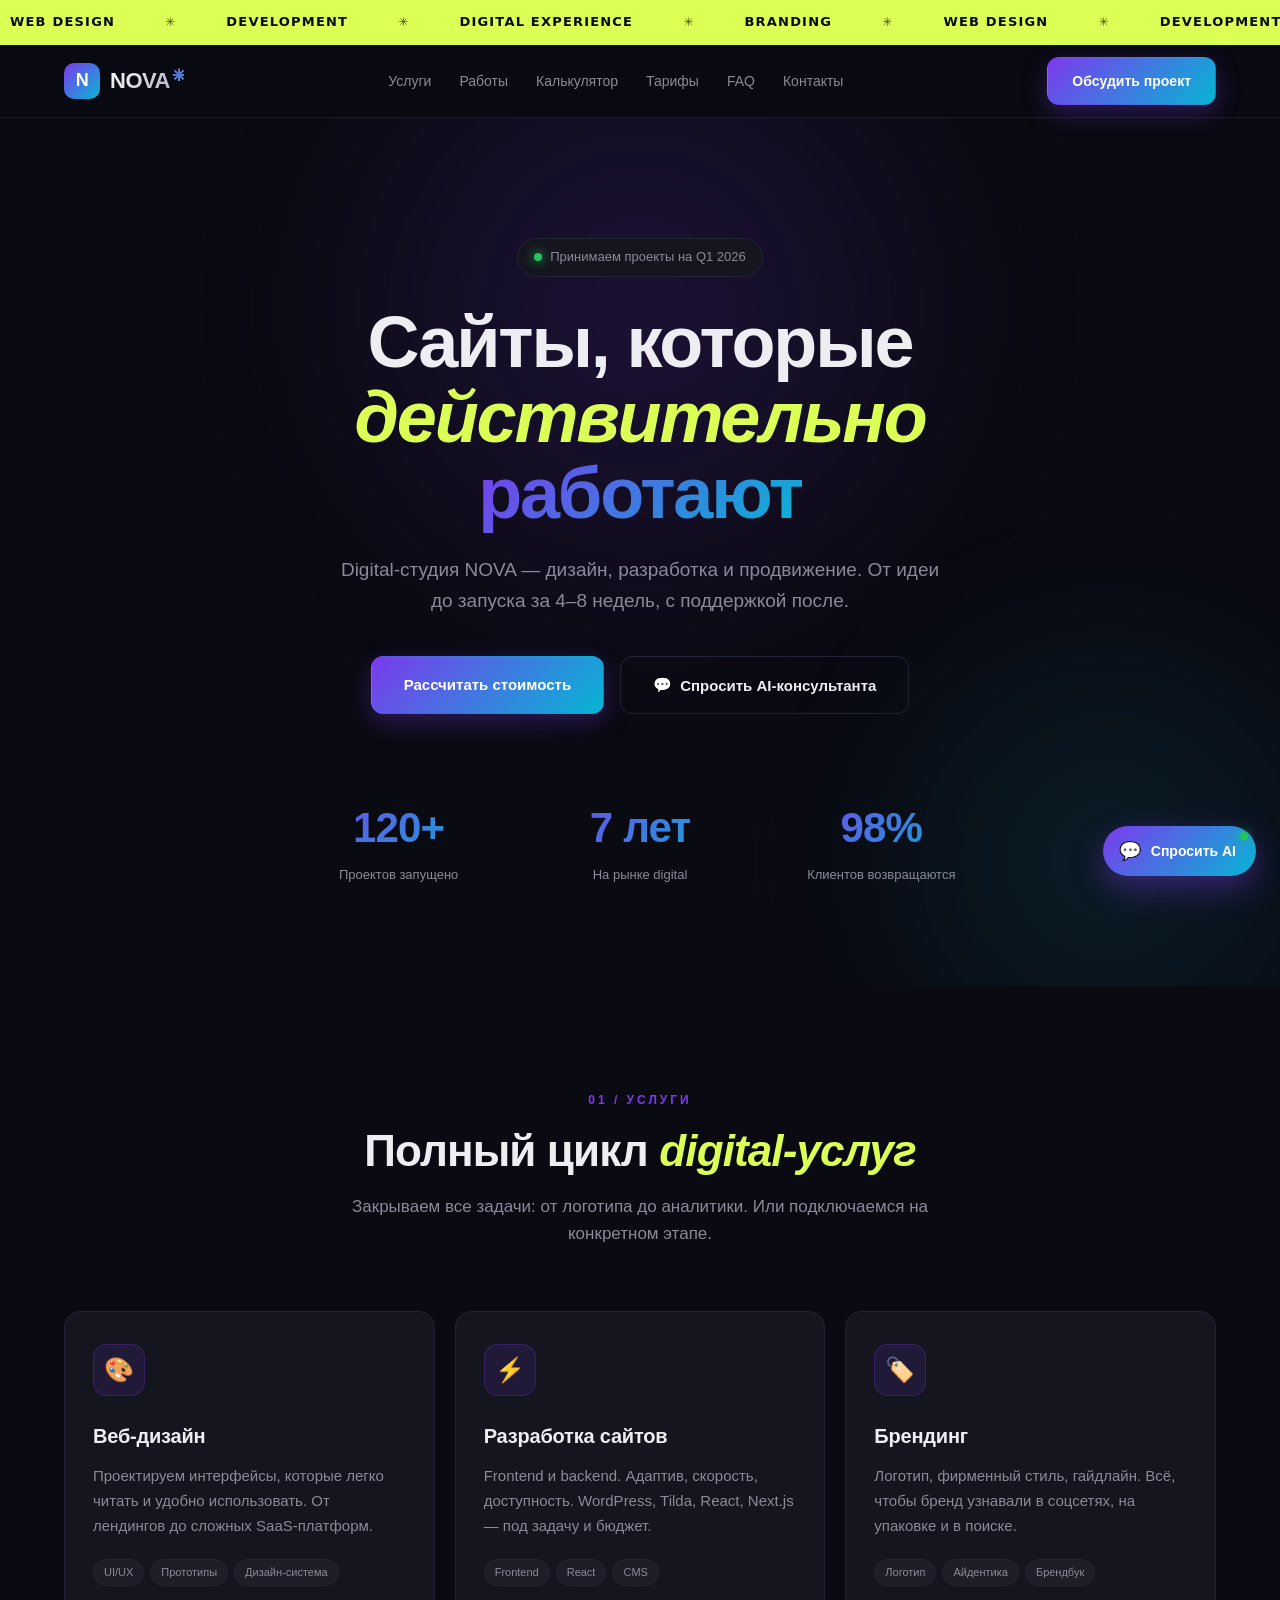
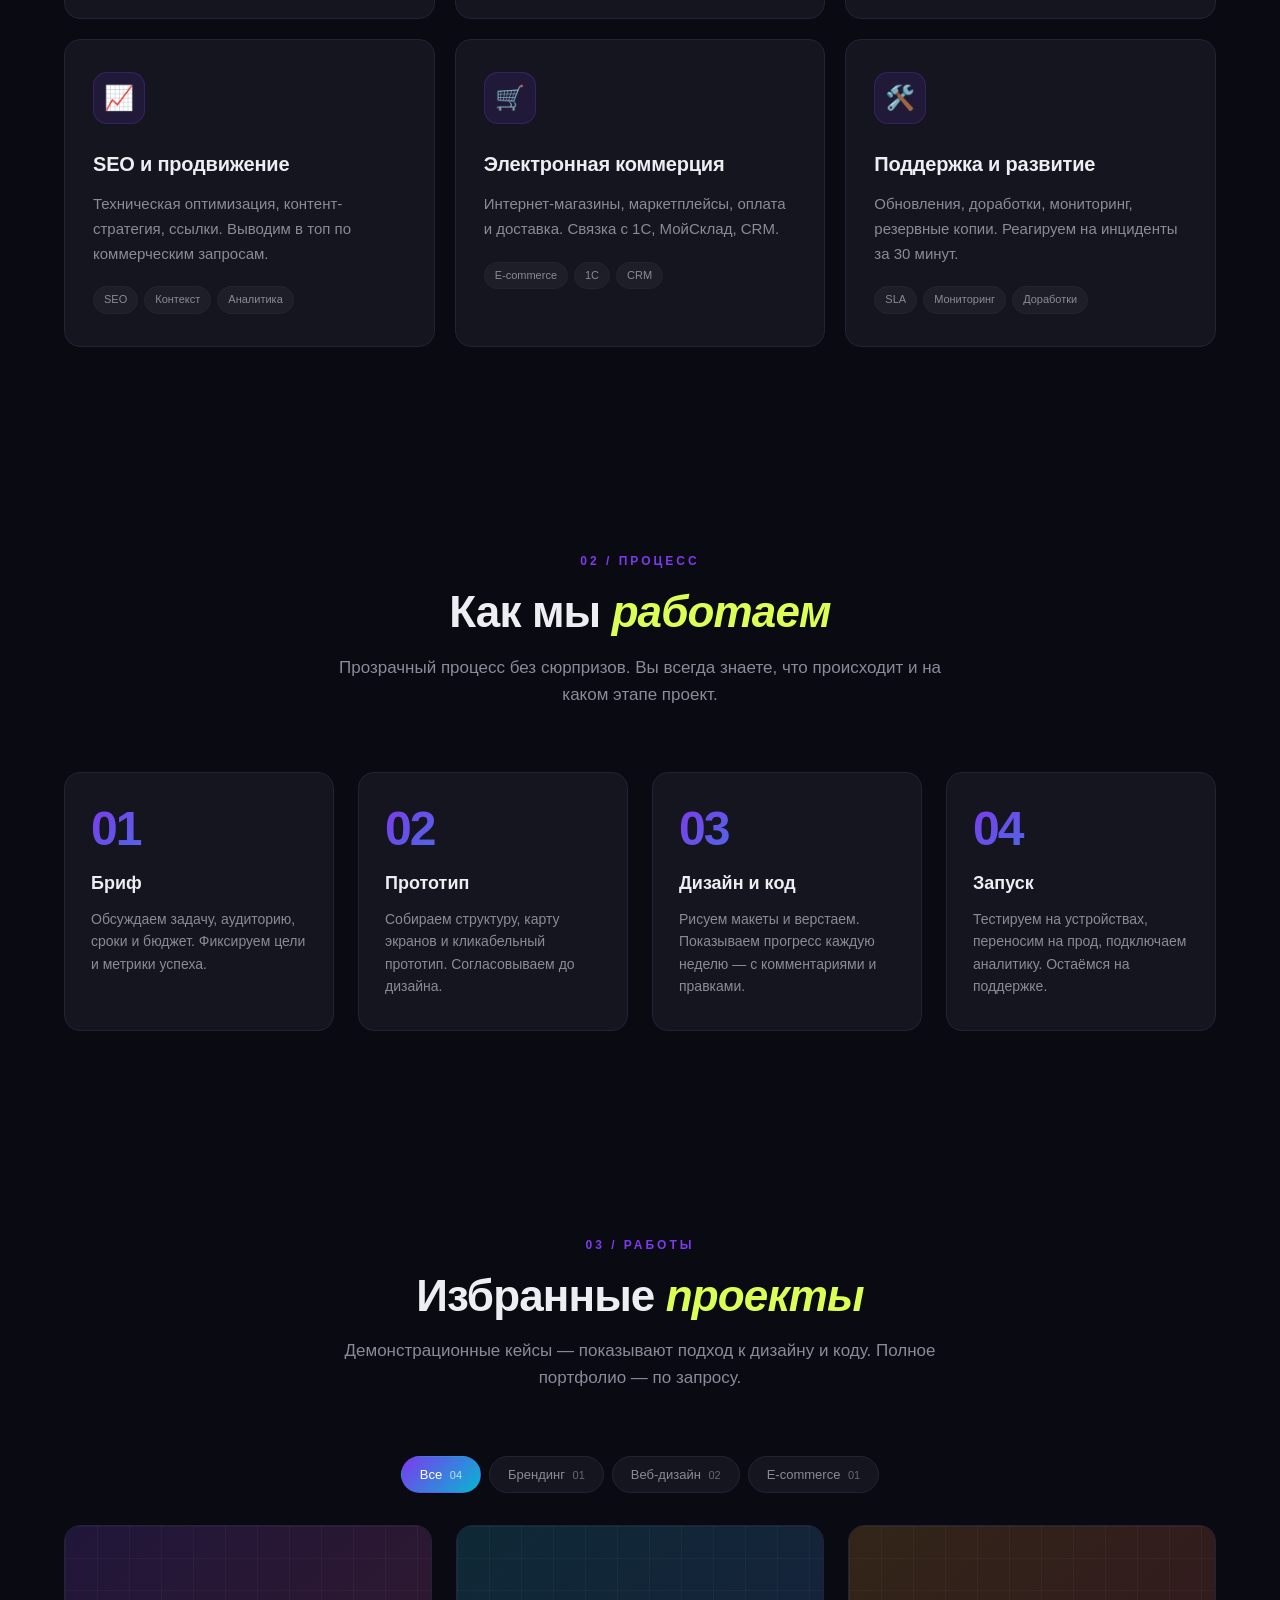
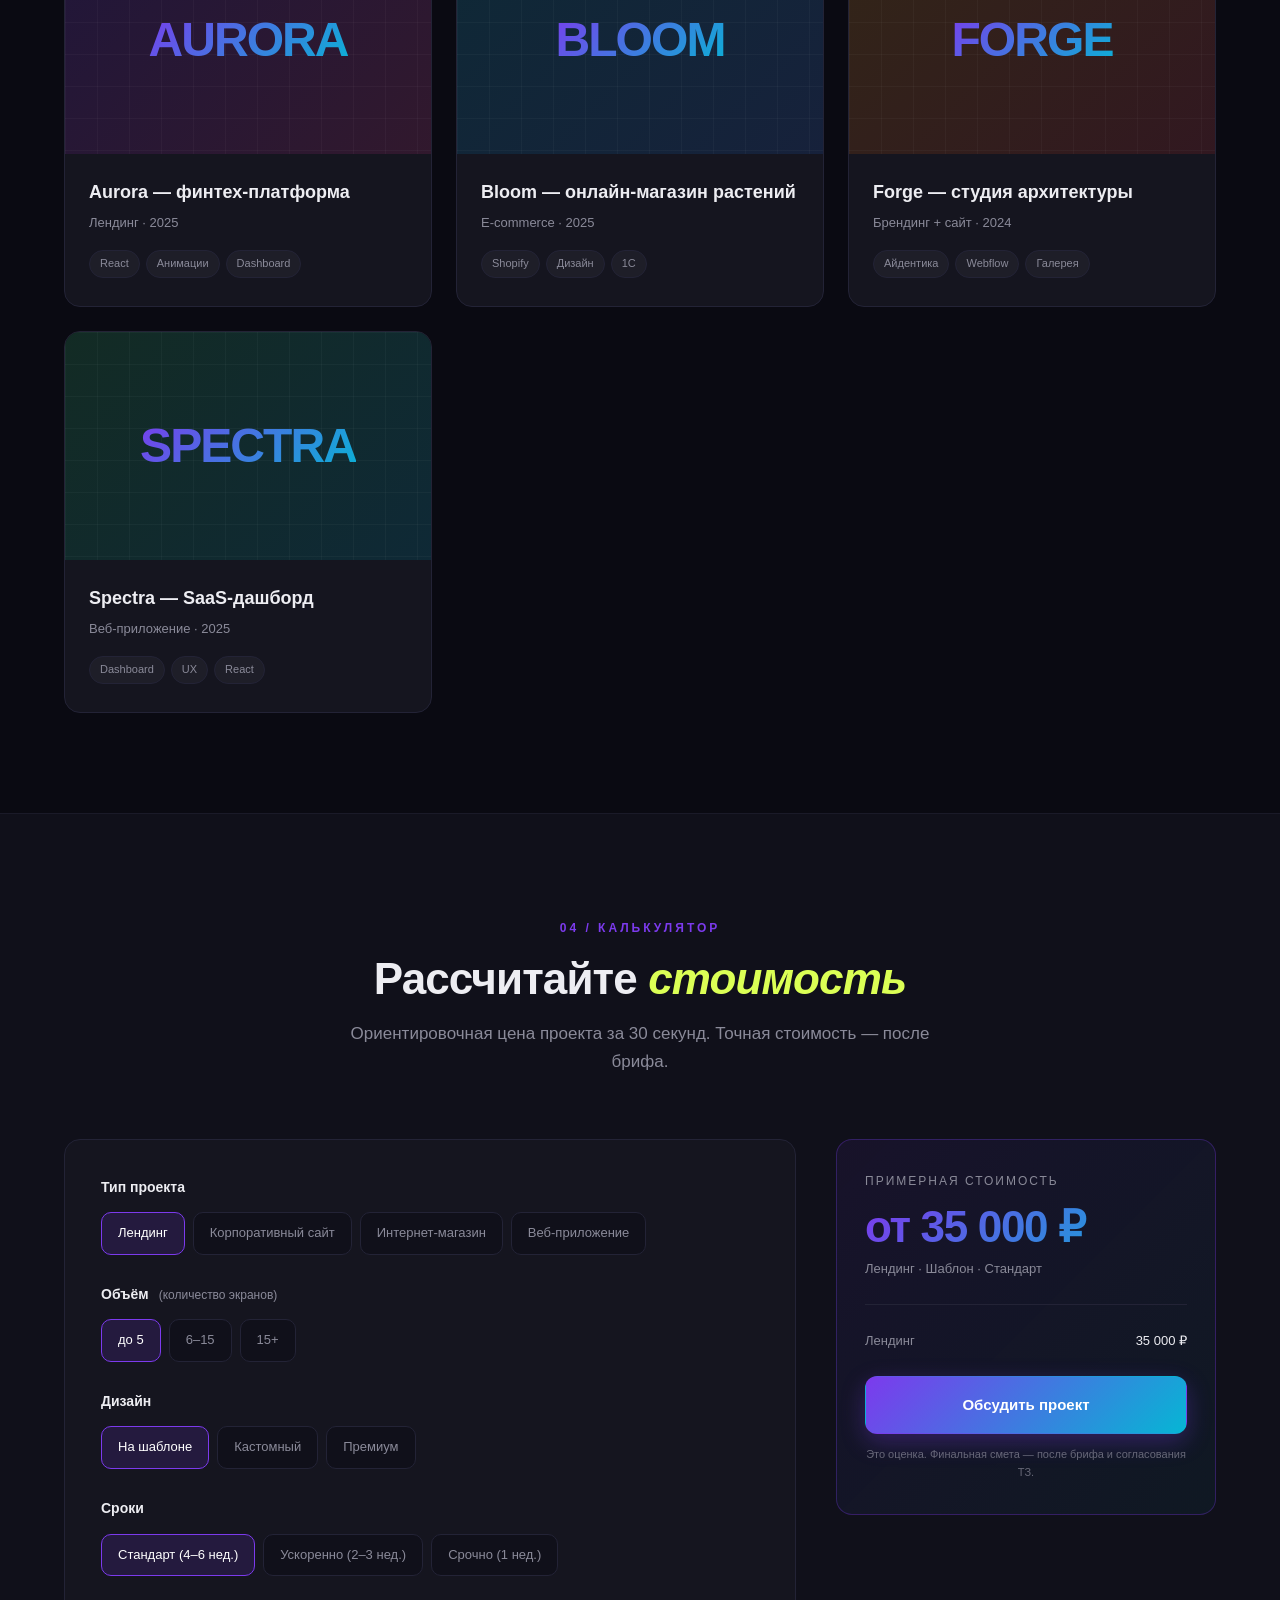
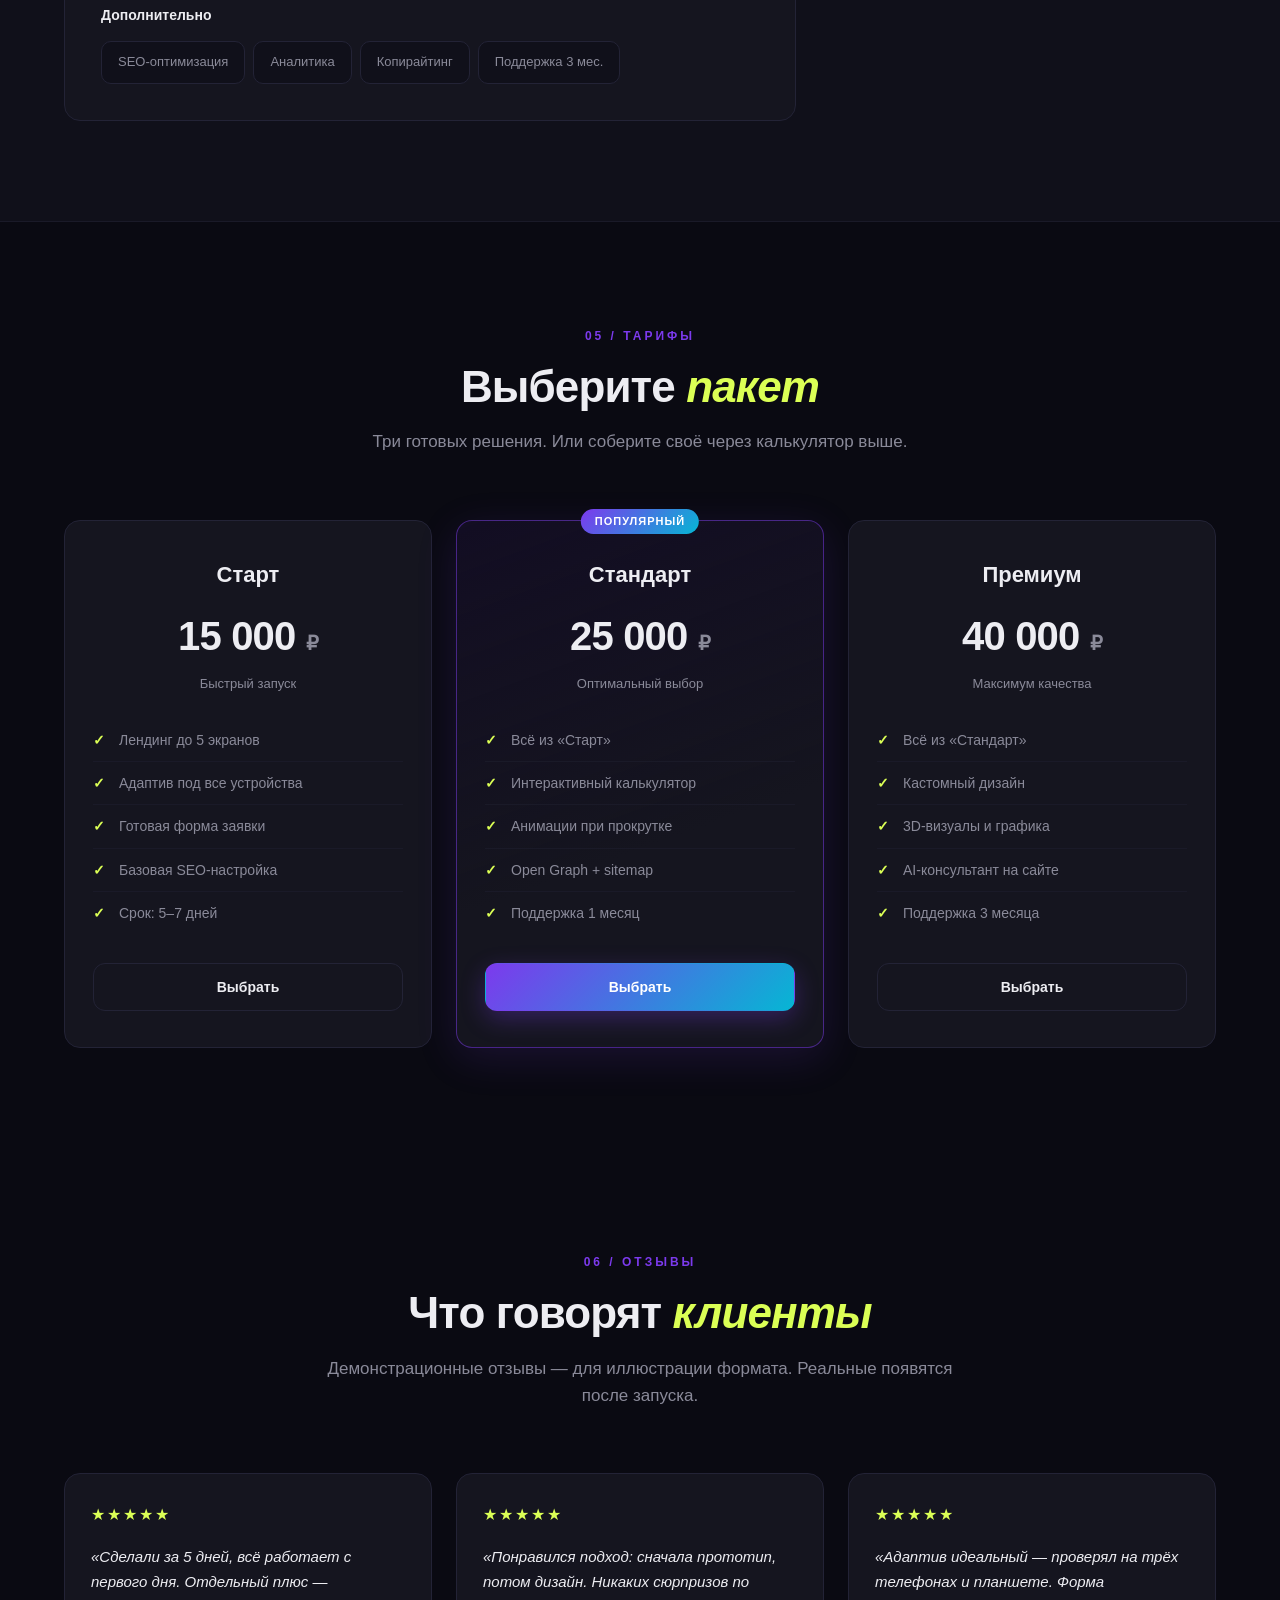
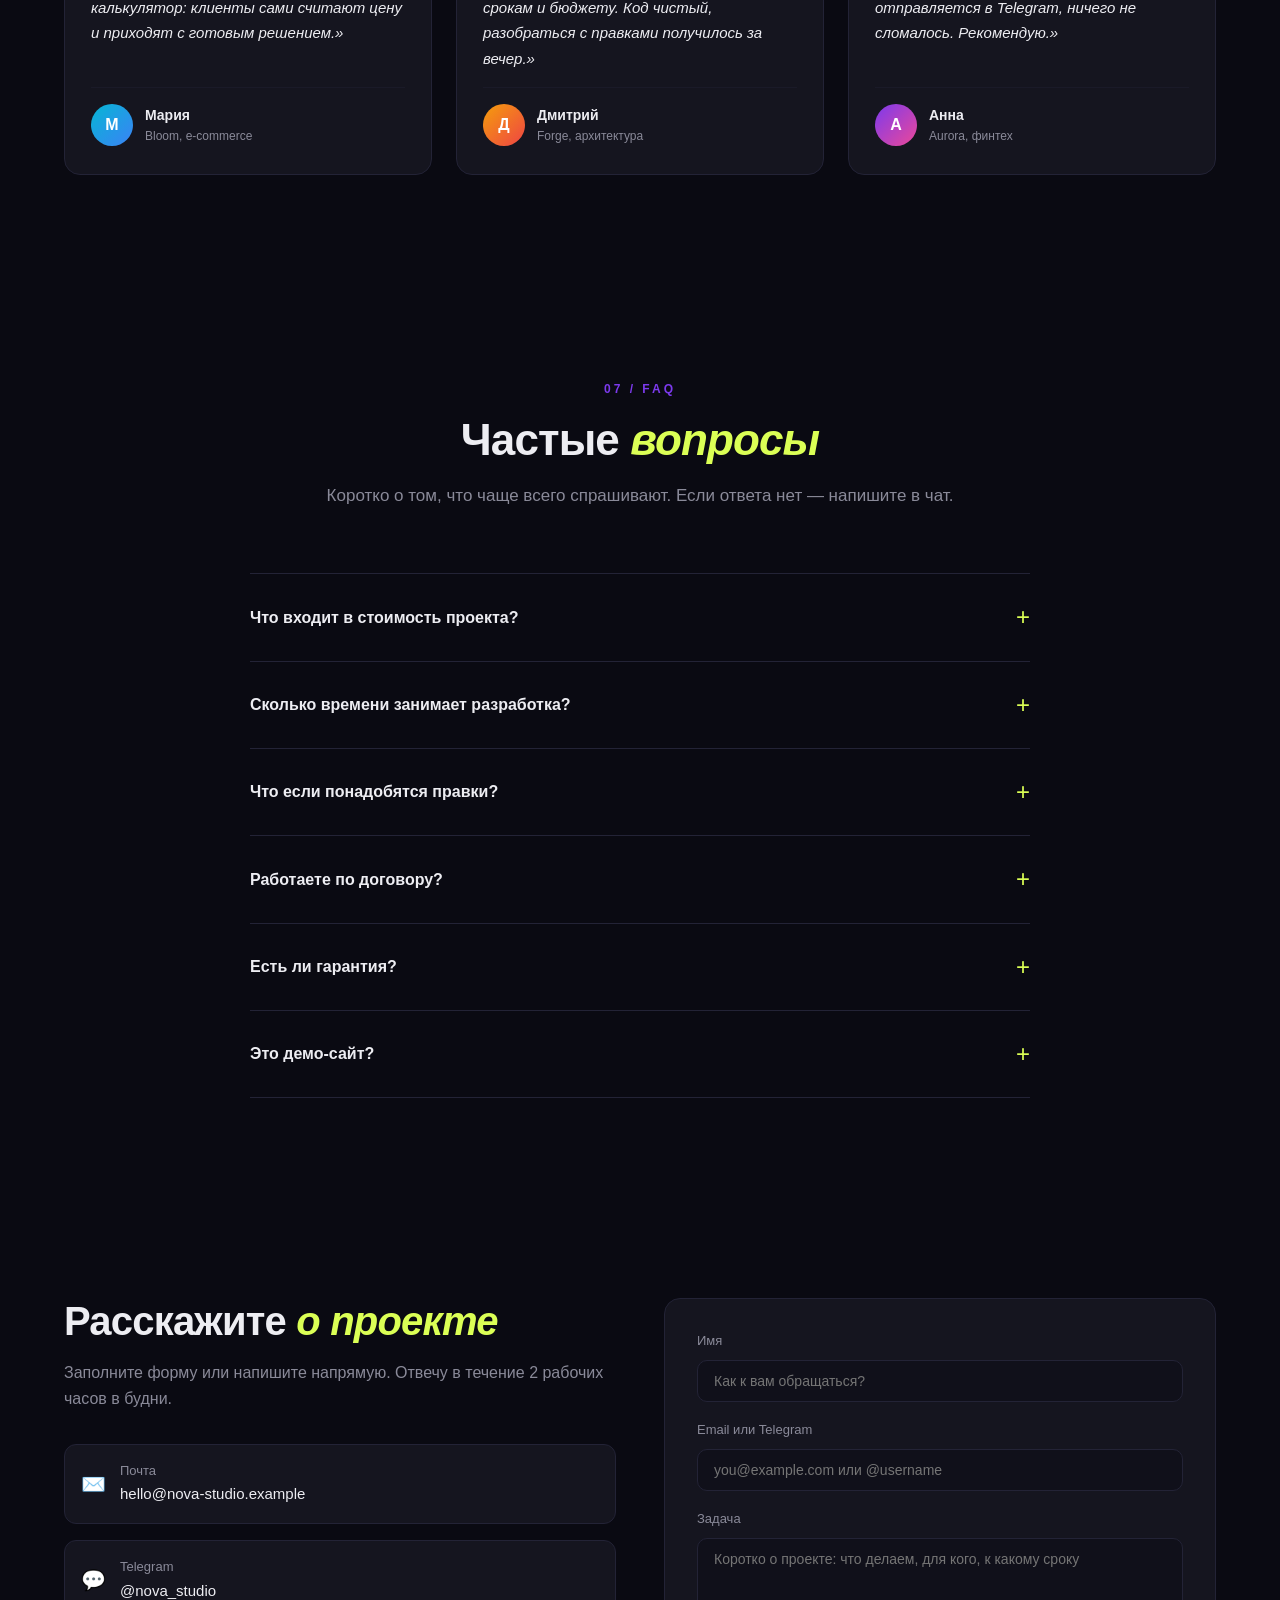
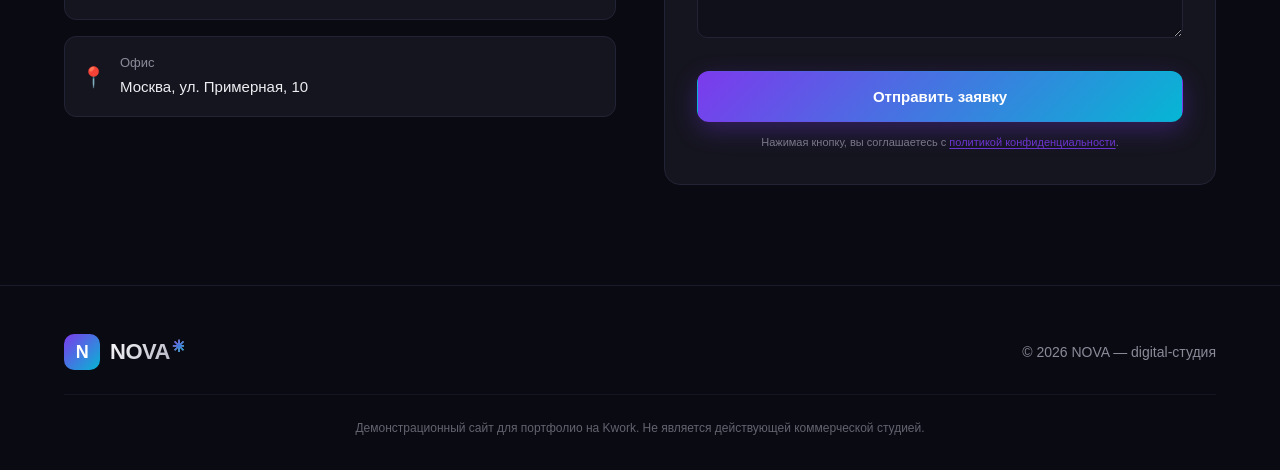
<file: index.html>
<!DOCTYPE html>
<html lang="ru">
<head>
<meta charset="UTF-8">
<meta name="viewport" content="width=device-width, initial-scale=1.0">
<title>NOVA — digital-студия | Сайты, брендинг, разработка</title>
<meta name="description" content="NOVA — digital-студия. Создаём сайты, брендинг и digital-продукты. Адаптивный дизайн, разработка, поддержка. Калькулятор стоимости онлайн.">
<meta name="theme-color" content="#0a0a12">

<!-- Open Graph -->
<meta property="og:type" content="website">
<meta property="og:title" content="NOVA — digital-студия">
<meta property="og:description" content="Создаём сайты, брендинг и digital-продукты. Рассчитайте стоимость за 30 секунд.">
<meta property="og:url" content="https://nova-studio.example/">

<link rel="icon" href="data:image/svg+xml,<svg xmlns='http://www.w3.org/2000/svg' viewBox='0 0 100 100'><rect width='100' height='100' rx='22' fill='%237c3aed'/><text x='50' y='74' font-size='64' text-anchor='middle' fill='white' font-family='system-ui' font-weight='900'>N</text></svg>">
<link rel="stylesheet" href="style.css">
</head>
<body>

<!-- ============ TICKER ============ -->
<div class="ticker" aria-hidden="true">
  <div class="ticker-track">
    <span>WEB DESIGN</span><i>✳</i>
    <span>DEVELOPMENT</span><i>✳</i>
    <span>DIGITAL EXPERIENCE</span><i>✳</i>
    <span>BRANDING</span><i>✳</i>
    <span>WEB DESIGN</span><i>✳</i>
    <span>DEVELOPMENT</span><i>✳</i>
    <span>DIGITAL EXPERIENCE</span><i>✳</i>
    <span>BRANDING</span><i>✳</i>
  </div>
</div>

<!-- ============ HEADER ============ -->
<header class="header" id="header">
  <div class="container header-inner">
    <a href="#top" class="logo" aria-label="NOVA — на главную">
      <span class="logo-mark">N</span>
      <span class="logo-text">NOVA<span class="logo-star">✳</span></span>
    </a>
    <nav class="nav" aria-label="Основное меню">
      <a href="#services" class="nav-link">Услуги</a>
      <a href="#portfolio" class="nav-link">Работы</a>
      <a href="#calculator" class="nav-link">Калькулятор</a>
      <a href="#tariffs" class="nav-link">Тарифы</a>
      <a href="#faq" class="nav-link">FAQ</a>
      <a href="#contact" class="nav-link">Контакты</a>
    </nav>
    <a href="#contact" class="btn btn-primary">Обсудить проект</a>
    <button class="burger" id="burger" aria-label="Открыть меню" aria-expanded="false" aria-controls="mobileMenu">
      <span></span><span></span><span></span>
    </button>
  </div>
</header>

<nav class="mobile-menu" id="mobileMenu" aria-label="Мобильное меню">
  <a href="#services">Услуги</a>
  <a href="#portfolio">Работы</a>
  <a href="#calculator">Калькулятор</a>
  <a href="#tariffs">Тарифы</a>
  <a href="#faq">FAQ</a>
  <a href="#contact">Контакты</a>
  <a href="#contact" class="btn btn-primary">Обсудить проект</a>
</nav>

<main id="top">

<!-- ============ HERO ============ -->
<section class="hero">
  <div class="container hero-inner">
    <span class="badge">
      <span class="badge-dot"></span>
      Принимаем проекты на Q1 2026
    </span>
    <h1>
      Сайты, которые<br>
      <em>действительно</em> <span class="grad">работают</span>
    </h1>
    <p>Digital-студия NOVA — дизайн, разработка и продвижение. От идеи до запуска за 4–8 недель, с поддержкой после.</p>
    <div class="hero-actions">
      <a href="#calculator" class="btn btn-primary btn-lg">Рассчитать стоимость</a>
      <button type="button" class="btn btn-outline btn-lg" id="heroChatBtn">
        <span>💬</span> Спросить AI-консультанта
      </button>
    </div>
    <div class="hero-stats">
      <div class="stat">
        <div class="stat-num" data-count="120" data-suffix="+">0</div>
        <div class="stat-label">Проектов запущено</div>
      </div>
      <div class="stat">
        <div class="stat-num" data-count="7" data-suffix=" лет">0</div>
        <div class="stat-label">На рынке digital</div>
      </div>
      <div class="stat">
        <div class="stat-num" data-count="98" data-suffix="%">0</div>
        <div class="stat-label">Клиентов возвращаются</div>
      </div>
    </div>
  </div>
</section>

<!-- ============ SERVICES ============ -->
<section class="section" id="services">
  <div class="container">
    <div class="section-head fade-up">
      <span class="section-tag">01 / Услуги</span>
      <h2>Полный цикл <em>digital-услуг</em></h2>
      <p>Закрываем все задачи: от логотипа до аналитики. Или подключаемся на конкретном этапе.</p>
    </div>
    <div class="services-grid">
      <article class="service-card fade-up">
        <div class="service-icon">🎨</div>
        <h3>Веб-дизайн</h3>
        <p>Проектируем интерфейсы, которые легко читать и удобно использовать. От лендингов до сложных SaaS-платформ.</p>
        <div class="service-tags">
          <span class="tag">UI/UX</span><span class="tag">Прототипы</span><span class="tag">Дизайн-система</span>
        </div>
      </article>
      <article class="service-card fade-up">
        <div class="service-icon">⚡</div>
        <h3>Разработка сайтов</h3>
        <p>Frontend и backend. Адаптив, скорость, доступность. WordPress, Tilda, React, Next.js — под задачу и бюджет.</p>
        <div class="service-tags">
          <span class="tag">Frontend</span><span class="tag">React</span><span class="tag">CMS</span>
        </div>
      </article>
      <article class="service-card fade-up">
        <div class="service-icon">🏷️</div>
        <h3>Брендинг</h3>
        <p>Логотип, фирменный стиль, гайдлайн. Всё, чтобы бренд узнавали в соцсетях, на упаковке и в поиске.</p>
        <div class="service-tags">
          <span class="tag">Логотип</span><span class="tag">Айдентика</span><span class="tag">Брендбук</span>
        </div>
      </article>
      <article class="service-card fade-up">
        <div class="service-icon">📈</div>
        <h3>SEO и продвижение</h3>
        <p>Техническая оптимизация, контент-стратегия, ссылки. Выводим в топ по коммерческим запросам.</p>
        <div class="service-tags">
          <span class="tag">SEO</span><span class="tag">Контекст</span><span class="tag">Аналитика</span>
        </div>
      </article>
      <article class="service-card fade-up">
        <div class="service-icon">🛒</div>
        <h3>Электронная коммерция</h3>
        <p>Интернет-магазины, маркетплейсы, оплата и доставка. Связка с 1С, МойСклад, CRM.</p>
        <div class="service-tags">
          <span class="tag">E-commerce</span><span class="tag">1С</span><span class="tag">CRM</span>
        </div>
      </article>
      <article class="service-card fade-up">
        <div class="service-icon">🛠️</div>
        <h3>Поддержка и развитие</h3>
        <p>Обновления, доработки, мониторинг, резервные копии. Реагируем на инциденты за 30 минут.</p>
        <div class="service-tags">
          <span class="tag">SLA</span><span class="tag">Мониторинг</span><span class="tag">Доработки</span>
        </div>
      </article>
    </div>
  </div>
</section>

<!-- ============ PROCESS ============ -->
<section class="section" id="process">
  <div class="container">
    <div class="section-head fade-up">
      <span class="section-tag">02 / Процесс</span>
      <h2>Как мы <em>работаем</em></h2>
      <p>Прозрачный процесс без сюрпризов. Вы всегда знаете, что происходит и на каком этапе проект.</p>
    </div>
    <div class="process-grid">
      <div class="process-step fade-up">
        <div class="process-num">01</div>
        <h3>Бриф</h3>
        <p>Обсуждаем задачу, аудиторию, сроки и бюджет. Фиксируем цели и метрики успеха.</p>
      </div>
      <div class="process-step fade-up">
        <div class="process-num">02</div>
        <h3>Прототип</h3>
        <p>Собираем структуру, карту экранов и кликабельный прототип. Согласовываем до дизайна.</p>
      </div>
      <div class="process-step fade-up">
        <div class="process-num">03</div>
        <h3>Дизайн и код</h3>
        <p>Рисуем макеты и верстаем. Показываем прогресс каждую неделю — с комментариями и правками.</p>
      </div>
      <div class="process-step fade-up">
        <div class="process-num">04</div>
        <h3>Запуск</h3>
        <p>Тестируем на устройствах, переносим на прод, подключаем аналитику. Остаёмся на поддержке.</p>
      </div>
    </div>
  </div>
</section>

<!-- ============ PORTFOLIO ============ -->
<section class="section" id="portfolio">
  <div class="container">
    <div class="section-head fade-up">
      <span class="section-tag">03 / Работы</span>
      <h2>Избранные <em>проекты</em></h2>
      <p>Демонстрационные кейсы — показывают подход к дизайну и коду. Полное портфолио — по запросу.</p>
    </div>

    <div class="filter-row fade-up" role="group" aria-label="Фильтр проектов">
      <button class="filter-btn is-active" data-filter="all" aria-pressed="true">Все <span>04</span></button>
      <button class="filter-btn" data-filter="brand" aria-pressed="false">Брендинг <span>01</span></button>
      <button class="filter-btn" data-filter="web" aria-pressed="false">Веб-дизайн <span>02</span></button>
      <button class="filter-btn" data-filter="shop" aria-pressed="false">E-commerce <span>01</span></button>
    </div>

    <div class="portfolio-grid">
      <article class="case fade-up" data-category="web" style="--case-grad: linear-gradient(135deg, #7c3aed, #ec4899);">
        <div class="case-cover"><span class="case-mockup">Aurora</span></div>
        <div class="case-body">
          <h3>Aurora — финтех-платформа</h3>
          <p class="meta">Лендинг · 2025</p>
          <div class="case-tags">
            <span class="tag">React</span><span class="tag">Анимации</span><span class="tag">Dashboard</span>
          </div>
        </div>
      </article>
      <article class="case fade-up" data-category="shop" style="--case-grad: linear-gradient(135deg, #06b6d4, #3b82f6);">
        <div class="case-cover"><span class="case-mockup">Bloom</span></div>
        <div class="case-body">
          <h3>Bloom — онлайн-магазин растений</h3>
          <p class="meta">E-commerce · 2025</p>
          <div class="case-tags">
            <span class="tag">Shopify</span><span class="tag">Дизайн</span><span class="tag">1С</span>
          </div>
        </div>
      </article>
      <article class="case fade-up" data-category="brand" style="--case-grad: linear-gradient(135deg, #f59e0b, #ef4444);">
        <div class="case-cover"><span class="case-mockup">Forge</span></div>
        <div class="case-body">
          <h3>Forge — студия архитектуры</h3>
          <p class="meta">Брендинг + сайт · 2024</p>
          <div class="case-tags">
            <span class="tag">Айдентика</span><span class="tag">Webflow</span><span class="tag">Галерея</span>
          </div>
        </div>
      </article>
      <article class="case fade-up" data-category="web" style="--case-grad: linear-gradient(135deg, #22c55e, #06b6d4);">
        <div class="case-cover"><span class="case-mockup">Spectra</span></div>
        <div class="case-body">
          <h3>Spectra — SaaS-дашборд</h3>
          <p class="meta">Веб-приложение · 2025</p>
          <div class="case-tags">
            <span class="tag">Dashboard</span><span class="tag">UX</span><span class="tag">React</span>
          </div>
        </div>
      </article>
    </div>
  </div>
</section>

<!-- ============ CALCULATOR ============ -->
<section class="section calc-section" id="calculator">
  <div class="container">
    <div class="section-head fade-up">
      <span class="section-tag">04 / Калькулятор</span>
      <h2>Рассчитайте <em>стоимость</em></h2>
      <p>Ориентировочная цена проекта за 30 секунд. Точная стоимость — после брифа.</p>
    </div>
    <div class="calc-wrap">
      <div class="calc-form fade-up">
        <div class="calc-group">
          <div class="calc-group-label">Тип проекта</div>
          <div class="calc-options">
            <div class="calc-opt"><input type="radio" name="type" id="t1" value="landing" checked><label for="t1">Лендинг</label></div>
            <div class="calc-opt"><input type="radio" name="type" id="t2" value="corporate"><label for="t2">Корпоративный сайт</label></div>
            <div class="calc-opt"><input type="radio" name="type" id="t3" value="shop"><label for="t3">Интернет-магазин</label></div>
            <div class="calc-opt"><input type="radio" name="type" id="t4" value="webapp"><label for="t4">Веб-приложение</label></div>
          </div>
        </div>
        <div class="calc-group">
          <div class="calc-group-label">Объём <small>(количество экранов)</small></div>
          <div class="calc-options">
            <div class="calc-opt"><input type="radio" name="pages" id="p1" value="small" checked><label for="p1">до 5</label></div>
            <div class="calc-opt"><input type="radio" name="pages" id="p2" value="medium"><label for="p2">6–15</label></div>
            <div class="calc-opt"><input type="radio" name="pages" id="p3" value="large"><label for="p3">15+</label></div>
          </div>
        </div>
        <div class="calc-group">
          <div class="calc-group-label">Дизайн</div>
          <div class="calc-options">
            <div class="calc-opt"><input type="radio" name="design" id="d1" value="template" checked><label for="d1">На шаблоне</label></div>
            <div class="calc-opt"><input type="radio" name="design" id="d2" value="custom"><label for="d2">Кастомный</label></div>
            <div class="calc-opt"><input type="radio" name="design" id="d3" value="premium"><label for="d3">Премиум</label></div>
          </div>
        </div>
        <div class="calc-group">
          <div class="calc-group-label">Сроки</div>
          <div class="calc-options">
            <div class="calc-opt"><input type="radio" name="speed" id="s1" value="normal" checked><label for="s1">Стандарт (4–6 нед.)</label></div>
            <div class="calc-opt"><input type="radio" name="speed" id="s2" value="fast"><label for="s2">Ускоренно (2–3 нед.)</label></div>
            <div class="calc-opt"><input type="radio" name="speed" id="s3" value="urgent"><label for="s3">Срочно (1 нед.)</label></div>
          </div>
        </div>
        <div class="calc-group">
          <div class="calc-group-label">Дополнительно</div>
          <div class="calc-options">
            <div class="calc-opt"><input type="checkbox" name="extra" id="e1" value="seo"><label for="e1">SEO-оптимизация</label></div>
            <div class="calc-opt"><input type="checkbox" name="extra" id="e2" value="analytics"><label for="e2">Аналитика</label></div>
            <div class="calc-opt"><input type="checkbox" name="extra" id="e3" value="copy"><label for="e3">Копирайтинг</label></div>
            <div class="calc-opt"><input type="checkbox" name="extra" id="e4" value="support"><label for="e4">Поддержка 3 мес.</label></div>
          </div>
        </div>
      </div>
      <aside class="calc-result fade-up">
        <div class="calc-result-label">Примерная стоимость</div>
        <div class="calc-total" id="calcTotal">от 35 000 ₽</div>
        <div class="calc-sub" id="calcSub">Лендинг · Шаблон · Стандарт</div>
        <div class="calc-detail" id="calcDetail"></div>
        <a href="#contact" class="btn btn-primary btn-lg">Обсудить проект</a>
        <p class="calc-note">Это оценка. Финальная смета — после брифа и согласования ТЗ.</p>
      </aside>
    </div>
  </div>
</section>

<!-- ============ TARIFFS ============ -->
<section class="section" id="tariffs">
  <div class="container">
    <div class="section-head fade-up">
      <span class="section-tag">05 / Тарифы</span>
      <h2>Выберите <em>пакет</em></h2>
      <p>Три готовых решения. Или соберите своё через калькулятор выше.</p>
    </div>
    <div class="tariffs-grid">
      <article class="tariff fade-up">
        <div class="tariff-head">
          <h3>Старт</h3>
          <div class="tariff-price">15 000 <span>₽</span></div>
          <p class="tariff-note">Быстрый запуск</p>
        </div>
        <ul class="tariff-list">
          <li>Лендинг до 5 экранов</li>
          <li>Адаптив под все устройства</li>
          <li>Готовая форма заявки</li>
          <li>Базовая SEO-настройка</li>
          <li>Срок: 5–7 дней</li>
        </ul>
        <a href="#contact" class="btn btn-outline">Выбрать</a>
      </article>
      <article class="tariff tariff-featured fade-up">
        <span class="tariff-badge">Популярный</span>
        <div class="tariff-head">
          <h3>Стандарт</h3>
          <div class="tariff-price">25 000 <span>₽</span></div>
          <p class="tariff-note">Оптимальный выбор</p>
        </div>
        <ul class="tariff-list">
          <li>Всё из «Старт»</li>
          <li>Интерактивный калькулятор</li>
          <li>Анимации при прокрутке</li>
          <li>Open Graph + sitemap</li>
          <li>Поддержка 1 месяц</li>
        </ul>
        <a href="#contact" class="btn btn-primary">Выбрать</a>
      </article>
      <article class="tariff fade-up">
        <div class="tariff-head">
          <h3>Премиум</h3>
          <div class="tariff-price">40 000 <span>₽</span></div>
          <p class="tariff-note">Максимум качества</p>
        </div>
        <ul class="tariff-list">
          <li>Всё из «Стандарт»</li>
          <li>Кастомный дизайн</li>
          <li>3D-визуалы и графика</li>
          <li>AI-консультант на сайте</li>
          <li>Поддержка 3 месяца</li>
        </ul>
        <a href="#contact" class="btn btn-outline">Выбрать</a>
      </article>
    </div>
  </div>
</section>

<!-- ============ TESTIMONIALS ============ -->
<section class="section" id="reviews">
  <div class="container">
    <div class="section-head fade-up">
      <span class="section-tag">06 / Отзывы</span>
      <h2>Что говорят <em>клиенты</em></h2>
      <p>Демонстрационные отзывы — для иллюстрации формата. Реальные появятся после запуска.</p>
    </div>
    <div class="reviews-grid">
      <article class="review fade-up">
        <div class="review-stars">★★★★★</div>
        <p class="review-text">«Сделали за 5 дней, всё работает с первого дня. Отдельный плюс — калькулятор: клиенты сами считают цену и приходят с готовым решением.»</p>
        <div class="review-author">
          <div class="review-avatar" style="--av-grad: linear-gradient(135deg, #06b6d4, #3b82f6);">М</div>
          <div>
            <strong>Мария</strong>
            <span>Bloom, e-commerce</span>
          </div>
        </div>
      </article>
      <article class="review fade-up">
        <div class="review-stars">★★★★★</div>
        <p class="review-text">«Понравился подход: сначала прототип, потом дизайн. Никаких сюрпризов по срокам и бюджету. Код чистый, разобраться с правками получилось за вечер.»</p>
        <div class="review-author">
          <div class="review-avatar" style="--av-grad: linear-gradient(135deg, #f59e0b, #ef4444);">Д</div>
          <div>
            <strong>Дмитрий</strong>
            <span>Forge, архитектура</span>
          </div>
        </div>
      </article>
      <article class="review fade-up">
        <div class="review-stars">★★★★★</div>
        <p class="review-text">«Адаптив идеальный — проверял на трёх телефонах и планшете. Форма отправляется в Telegram, ничего не сломалось. Рекомендую.»</p>
        <div class="review-author">
          <div class="review-avatar" style="--av-grad: linear-gradient(135deg, #7c3aed, #ec4899);">А</div>
          <div>
            <strong>Анна</strong>
            <span>Aurora, финтех</span>
          </div>
        </div>
      </article>
    </div>
  </div>
</section>

<!-- ============ FAQ ============ -->
<section class="section" id="faq">
  <div class="container">
    <div class="section-head fade-up">
      <span class="section-tag">07 / FAQ</span>
      <h2>Частые <em>вопросы</em></h2>
      <p>Коротко о том, что чаще всего спрашивают. Если ответа нет — напишите в чат.</p>
    </div>
    <div class="faq-list fade-up">
      <details class="faq-item">
        <summary>Что входит в стоимость проекта? <span>+</span></summary>
        <p>В базовый пакет: адаптивная вёрстка, форма заявки, SEO-настройка (мета-теги, sitemap.xml, robots.txt), передача исходников и инструкция по правкам. Калькулятор, анимации и интеграции — в пакетах «Стандарт» и «Премиум».</p>
      </details>
      <details class="faq-item">
        <summary>Сколько времени занимает разработка? <span>+</span></summary>
        <p>Лендинг — 5–7 дней. Корпоративный сайт — 2–3 недели. Интернет-магазин — 3–6 недель. Сроки зависят от объёма и скорости согласования. Срочные проекты беру с наценкой 25–50%.</p>
      </details>
      <details class="faq-item">
        <summary>Что если понадобятся правки? <span>+</span></summary>
        <p>После сдачи — 2 недели бесплатных правок (баги, мелкие доработки в рамках согласованного ТЗ). Дальше — поддержка по подписке или отдельные задачи по часам.</p>
      </details>
      <details class="faq-item">
        <summary>Работаете по договору? <span>+</span></summary>
        <p>Да. Заключаем договор с фиксированной сметой и сроками. Предоплата 50%, остаток — после сдачи проекта. Все правки в рамках ТЗ — без доплат.</p>
      </details>
      <details class="faq-item">
        <summary>Есть ли гарантия? <span>+</span></summary>
        <p>Гарантия на код и вёрстку — 12 месяцев. Если что-то перестанет работать не по вашей вине, исправлю бесплатно. На сторонние сервисы и хостинг гарантия не распространяется.</p>
      </details>
      <details class="faq-item">
        <summary>Это демо-сайт? <span>+</span></summary>
        <p>Да. NOVA — вымышленный бренд, созданный специально для портфолио на Kwork. Все проекты и отзывы — демонстрационные. Сайт показывает уровень дизайна, вёрстки и JavaScript.</p>
      </details>
    </div>
  </div>
</section>

<!-- ============ CONTACT ============ -->
<section class="section" id="contact">
  <div class="container">
    <div class="contact-wrap">
      <div class="contact-info fade-up">
        <h2>Расскажите <em>о проекте</em></h2>
        <p>Заполните форму или напишите напрямую. Отвечу в течение 2 рабочих часов в будни.</p>
        <ul class="contact-list">
          <li>
            <span class="icon">✉️</span>
            <div><strong>Почта</strong><span>hello@nova-studio.example</span></div>
          </li>
          <li>
            <span class="icon">💬</span>
            <div><strong>Telegram</strong><span>@nova_studio</span></div>
          </li>
          <li>
            <span class="icon">📍</span>
            <div><strong>Офис</strong><span>Москва, ул. Примерная, 10</span></div>
          </li>
        </ul>
      </div>
      <form class="contact-form fade-up" id="contactForm" novalidate>
        <div class="form-field">
          <label for="name">Имя</label>
          <input type="text" id="name" name="name" placeholder="Как к вам обращаться?" required>
        </div>
        <div class="form-field">
          <label for="email">Email или Telegram</label>
          <input type="text" id="email" name="email" placeholder="you@example.com или @username" required>
        </div>
        <div class="form-field">
          <label for="message">Задача</label>
          <textarea id="message" name="message" placeholder="Коротко о проекте: что делаем, для кого, к какому сроку" required></textarea>
        </div>
        <button type="submit" class="btn btn-primary btn-lg" id="submitBtn">Отправить заявку</button>
        <p class="form-note" id="formNote">
          Нажимая кнопку, вы соглашаетесь с
          <a href="privacy.html" target="_blank" rel="noopener">политикой конфиденциальности</a>.
        </p>
      </form>
    </div>
  </div>
</section>

</main>

<!-- ============ FOOTER ============ -->
<footer class="footer">
  <div class="container">
    <div class="footer-inner">
      <a href="#top" class="logo">
        <span class="logo-mark">N</span>
        <span class="logo-text">NOVA<span class="logo-star">✳</span></span>
      </a>
      <p>© 2026 NOVA — digital-студия</p>
    </div>
    <p class="footer-note">
      Демонстрационный сайт для портфолио на Kwork. Не является действующей коммерческой студией.
    </p>
  </div>
</footer>

<!-- ============ AI-КОНСУЛЬТАНТ ============ -->
<button class="chat-toggle" id="chatToggle" type="button" aria-label="Открыть AI-консультанта">
  <span class="chat-toggle-icon">💬</span>
  <span class="chat-toggle-label">Спросить AI</span>
  <span class="chat-toggle-dot" aria-hidden="true"></span>
</button>

<aside class="chat-panel" id="chatPanel" aria-label="AI-консультант">
  <div class="chat-header">
    <div class="chat-header-avatar">✦</div>
    <div class="chat-header-info">
      <strong>Nova AI</strong>
      <span>Онлайн · отвечает сразу</span>
    </div>
    <button class="chat-close" id="chatClose" type="button" aria-label="Закрыть чат">×</button>
  </div>
  <div class="chat-log" id="chatLog" aria-live="polite"></div>
  <div class="chat-chips" id="chatChips"></div>
  <form class="chat-form" id="chatForm">
    <input type="text" id="chatInput" placeholder="Спросите о ценах, сроках, услугах…" autocomplete="off" maxlength="200">
    <button type="submit" aria-label="Отправить">
      <svg width="18" height="18" viewBox="0 0 24 24" fill="none" stroke="currentColor" stroke-width="2" stroke-linecap="round" stroke-linejoin="round"><path d="M22 2L11 13"/><path d="M22 2l-7 20-4-9-9-4z"/></svg>
    </button>
  </form>
</aside>

<!-- ============ НАВЕРХ ============ -->
<button class="to-top" id="toTop" type="button" aria-label="Наверх">↑</button>

<script src="script.js" defer></script>
</body>
</html>
</file>
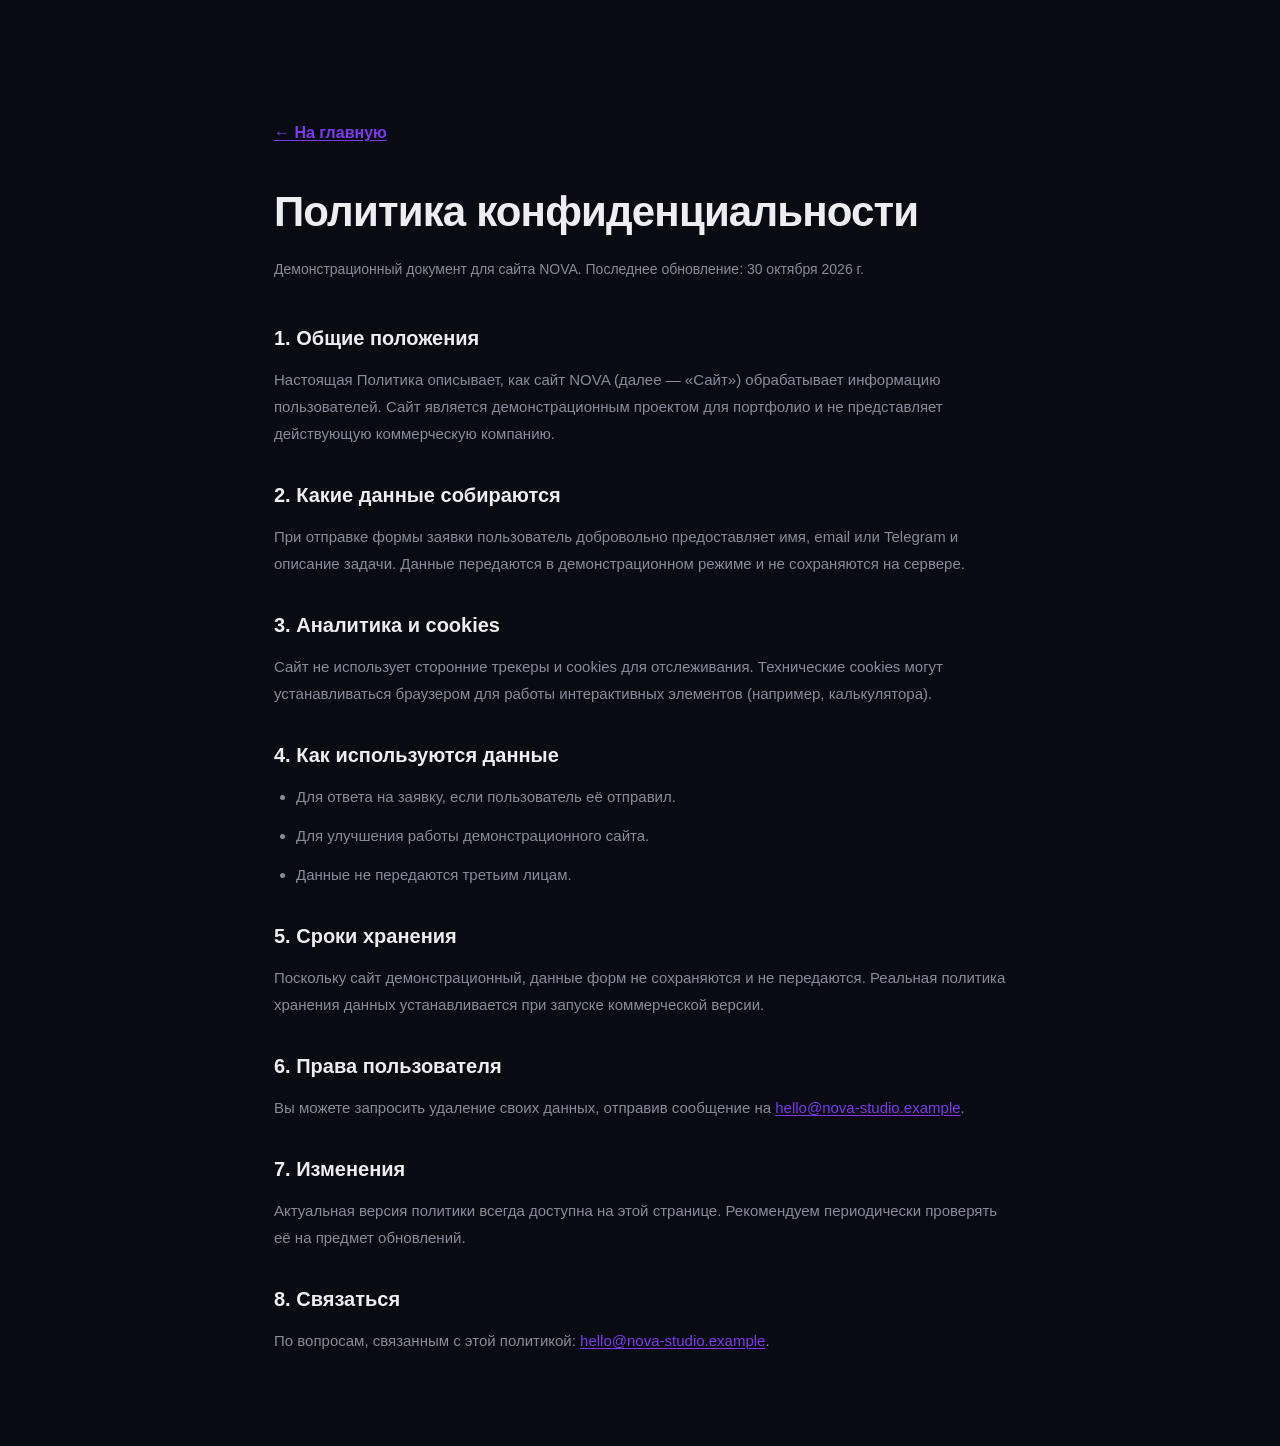
<file: privacy.html>
<!DOCTYPE html>
<html lang="ru">
<head>
<meta charset="UTF-8">
<meta name="viewport" content="width=device-width, initial-scale=1.0">
<title>Политика конфиденциальности — NOVA</title>
<link rel="icon" href="data:image/svg+xml,<svg xmlns='http://www.w3.org/2000/svg' viewBox='0 0 100 100'><rect width='100' height='100' rx='22' fill='%237c3aed'/><text x='50' y='74' font-size='64' text-anchor='middle' fill='white' font-family='system-ui' font-weight='900'>N</text></svg>">
<link rel="stylesheet" href="style.css">
<style>
.legal-page { max-width: 780px; margin: 0 auto; padding: 120px 24px 80px; }
.legal-page h1 { font-size: clamp(28px, 4vw, 42px); font-weight: 800; letter-spacing: -0.02em; margin-bottom: 12px; }
.legal-page .legal-meta { color: var(--muted); font-size: 14px; margin-bottom: 40px; }
.legal-page h2 { font-size: 20px; font-weight: 700; margin: 32px 0 12px; color: var(--text); }
.legal-page p, .legal-page li { color: var(--muted); font-size: 15px; line-height: 1.8; margin-bottom: 12px; }
.legal-page ul { padding-left: 22px; }
.legal-page a { color: var(--accent); text-decoration: underline; text-underline-offset: 2px; }
.legal-back { display: inline-flex; align-items: center; gap: 8px; margin-bottom: 32px; color: var(--accent); font-weight: 600; }
</style>
</head>
<body>
<main class="legal-page">
  <a href="index.html" class="legal-back">← На главную</a>
  <h1>Политика конфиденциальности</h1>
  <p class="legal-meta">Демонстрационный документ для сайта NOVA. Последнее обновление: 30 октября 2026 г.</p>

  <h2>1. Общие положения</h2>
  <p>Настоящая Политика описывает, как сайт NOVA (далее — «Сайт») обрабатывает информацию пользователей. Сайт является демонстрационным проектом для портфолио и не представляет действующую коммерческую компанию.</p>

  <h2>2. Какие данные собираются</h2>
  <p>При отправке формы заявки пользователь добровольно предоставляет имя, email или Telegram и описание задачи. Данные передаются в демонстрационном режиме и не сохраняются на сервере.</p>

  <h2>3. Аналитика и cookies</h2>
  <p>Сайт не использует сторонние трекеры и cookies для отслеживания. Технические cookies могут устанавливаться браузером для работы интерактивных элементов (например, калькулятора).</p>

  <h2>4. Как используются данные</h2>
  <ul>
    <li>Для ответа на заявку, если пользователь её отправил.</li>
    <li>Для улучшения работы демонстрационного сайта.</li>
    <li>Данные не передаются третьим лицам.</li>
  </ul>

  <h2>5. Сроки хранения</h2>
  <p>Поскольку сайт демонстрационный, данные форм не сохраняются и не передаются. Реальная политика хранения данных устанавливается при запуске коммерческой версии.</p>

  <h2>6. Права пользователя</h2>
  <p>Вы можете запросить удаление своих данных, отправив сообщение на <a href="mailto:hello@nova-studio.example">hello@nova-studio.example</a>.</p>

  <h2>7. Изменения</h2>
  <p>Актуальная версия политики всегда доступна на этой странице. Рекомендуем периодически проверять её на предмет обновлений.</p>

  <h2>8. Связаться</h2>
  <p>По вопросам, связанным с этой политикой: <a href="mailto:hello@nova-studio.example">hello@nova-studio.example</a>.</p>
</main>
</body>
</html>
</file>
<file: style.css>
/* ============================================================
   NOVA — digital-студия
   Тёмная тема + акцентный лайм + editorial-акценты
   ============================================================ */

*, *::before, *::after { box-sizing: border-box; margin: 0; padding: 0; }

:root {
  --bg: #0a0a12;
  --bg-soft: #10101a;
  --surface: #15151f;
  --surface-hover: #1c1c2a;
  --border: #232336;
  --border-soft: #1a1a28;
  --text: #ededf2;
  --muted: #8a8a99;
  --accent: #7c3aed;
  --accent-2: #06b6d4;
  --accent-grad: linear-gradient(135deg, #7c3aed 0%, #06b6d4 100%);
  --lime: #dbff55;
  --radius: 16px;
  --radius-sm: 10px;
  --shadow: 0 20px 60px rgba(0, 0, 0, 0.4);
}

html { scroll-behavior: smooth; }

body {
  font-family: -apple-system, BlinkMacSystemFont, 'Inter', 'Segoe UI', Roboto, sans-serif;
  background: var(--bg);
  color: var(--text);
  line-height: 1.6;
  -webkit-font-smoothing: antialiased;
  overflow-x: hidden;
}

a { color: inherit; text-decoration: none; }
button { font-family: inherit; cursor: pointer; border: none; background: none; color: inherit; }
img, svg { display: block; max-width: 100%; }
::selection { background: var(--lime); color: #0a0a12; }

.container {
  width: 100%;
  max-width: 1200px;
  margin: 0 auto;
  padding: 0 24px;
}

/* ============ TICKER ============ */
.ticker {
  background: var(--lime);
  color: #0a0a12;
  padding: 12px 0;
  overflow: hidden;
  white-space: nowrap;
  font-family: 'Inter', system-ui, sans-serif;
  position: relative;
  z-index: 30;
}
.ticker-track {
  display: flex;
  align-items: center;
  gap: 40px;
  animation: tickerMove 30s linear infinite;
  font-weight: 800;
  font-size: 13px;
  letter-spacing: 1.2px;
}
.ticker-track span { padding: 0 10px; }
.ticker-track i { font-style: normal; font-size: 12px; opacity: 0.7; }
@keyframes tickerMove {
  from { transform: translateX(0); }
  to   { transform: translateX(-50%); }
}

/* ============ HEADER ============ */
.header {
  position: sticky;
  top: 0;
  z-index: 100;
  background: rgba(10, 10, 18, 0.72);
  backdrop-filter: blur(20px);
  -webkit-backdrop-filter: blur(20px);
  border-bottom: 1px solid var(--border-soft);
  transition: background 0.3s;
}
.header.scrolled { background: rgba(10, 10, 18, 0.96); }

.header-inner {
  display: flex;
  align-items: center;
  justify-content: space-between;
  height: 72px;
  gap: 24px;
}

.logo {
  display: flex;
  align-items: center;
  gap: 10px;
  font-size: 22px;
  font-weight: 800;
  letter-spacing: -0.5px;
  flex-shrink: 0;
}
.logo-mark {
  width: 36px; height: 36px;
  border-radius: 10px;
  background: var(--accent-grad);
  display: grid;
  place-items: center;
  font-size: 18px;
  font-weight: 900;
  color: white;
}
.logo-text {
  background: linear-gradient(135deg, #fff 0%, #a5a5b8 100%);
  -webkit-background-clip: text;
  -webkit-text-fill-color: transparent;
  background-clip: text;
}
.logo-star {
  background: var(--accent-grad);
  -webkit-background-clip: text;
  -webkit-text-fill-color: transparent;
  background-clip: text;
  font-size: 16px;
  margin-left: 2px;
  vertical-align: top;
}

.nav { display: flex; align-items: center; gap: 28px; }
.nav-link {
  font-size: 14px;
  color: var(--muted);
  font-weight: 500;
  transition: color 0.2s;
  position: relative;
}
.nav-link:hover { color: var(--text); }
.nav-link::after {
  content: '';
  position: absolute;
  bottom: -6px; left: 0;
  width: 0; height: 2px;
  background: var(--accent-grad);
  transition: width 0.3s;
}
.nav-link:hover::after { width: 100%; }

.btn {
  display: inline-flex;
  align-items: center;
  justify-content: center;
  gap: 8px;
  padding: 12px 24px;
  border-radius: 12px;
  font-size: 14px;
  font-weight: 600;
  transition: all 0.25s;
  border: 1px solid transparent;
  white-space: nowrap;
  text-align: center;
}
.btn-primary {
  background: var(--accent-grad);
  color: white;
  box-shadow: 0 8px 24px rgba(124, 58, 237, 0.3);
}
.btn-primary:hover { transform: translateY(-2px); box-shadow: 0 12px 32px rgba(124, 58, 237, 0.45); }
.btn-outline {
  background: transparent;
  color: var(--text);
  border-color: var(--border);
}
.btn-outline:hover { background: var(--surface); border-color: #3a3a52; }
.btn-lg { padding: 16px 32px; font-size: 15px; }

.burger {
  display: none;
  width: 42px; height: 42px;
  border-radius: 10px;
  background: var(--surface);
  border: 1px solid var(--border);
  position: relative;
  flex-shrink: 0;
}
.burger span {
  position: absolute;
  left: 50%; top: 50%;
  width: 18px; height: 2px;
  background: var(--text);
  border-radius: 2px;
  transform: translate(-50%, -50%);
  transition: 0.3s;
}
.burger span:nth-child(1) { transform: translate(-50%, calc(-50% - 6px)); }
.burger span:nth-child(3) { transform: translate(-50%, calc(-50% + 6px)); }
.burger.active span:nth-child(1) { transform: translate(-50%, -50%) rotate(45deg); }
.burger.active span:nth-child(2) { opacity: 0; }
.burger.active span:nth-child(3) { transform: translate(-50%, -50%) rotate(-45deg); }

.mobile-menu {
  position: fixed;
  top: 72px; left: 0; right: 0;
  background: var(--bg-soft);
  border-bottom: 1px solid var(--border);
  padding: 20px;
  display: none;
  flex-direction: column;
  gap: 6px;
  z-index: 99;
}
.mobile-menu.open { display: flex; }
.mobile-menu a {
  padding: 14px 16px;
  border-radius: 10px;
  color: var(--muted);
  font-size: 15px;
  font-weight: 500;
  transition: 0.2s;
}
.mobile-menu a:hover { background: var(--surface); color: var(--text); }
.mobile-menu .btn { margin-top: 8px; color: white; }

/* ============ HERO ============ */
.hero {
  padding: 120px 0 100px;
  position: relative;
  overflow: hidden;
}
.hero::before {
  content: '';
  position: absolute;
  top: -30%; left: 50%;
  width: 900px; height: 900px;
  background: radial-gradient(circle, rgba(124, 58, 237, 0.18) 0%, transparent 60%);
  transform: translateX(-50%);
  pointer-events: none;
  filter: blur(60px);
}
.hero::after {
  content: '';
  position: absolute;
  bottom: -20%; right: -10%;
  width: 600px; height: 600px;
  background: radial-gradient(circle, rgba(6, 182, 212, 0.12) 0%, transparent 70%);
  pointer-events: none;
  filter: blur(60px);
}
.hero-inner {
  position: relative;
  z-index: 1;
  text-align: center;
  max-width: 900px;
  margin: 0 auto;
}

.badge {
  display: inline-flex;
  align-items: center;
  gap: 8px;
  padding: 8px 16px;
  background: var(--surface);
  border: 1px solid var(--border);
  border-radius: 100px;
  font-size: 13px;
  color: var(--muted);
  margin-bottom: 28px;
}
.badge-dot {
  width: 8px; height: 8px;
  border-radius: 50%;
  background: #22c55e;
  box-shadow: 0 0 12px #22c55e;
  animation: pulse 2s infinite;
}
@keyframes pulse { 0%, 100% { opacity: 1; } 50% { opacity: 0.4; } }

.hero h1 {
  font-size: clamp(38px, 6vw, 72px);
  line-height: 1.05;
  letter-spacing: -0.03em;
  font-weight: 800;
  margin-bottom: 24px;
}
.hero h1 em {
  font-style: italic;
  color: var(--lime);
  font-weight: 700;
}
.hero h1 .grad {
  background: var(--accent-grad);
  -webkit-background-clip: text;
  -webkit-text-fill-color: transparent;
  background-clip: text;
}
.hero p {
  font-size: clamp(16px, 1.8vw, 19px);
  color: var(--muted);
  max-width: 620px;
  margin: 0 auto 40px;
}
.hero-actions {
  display: flex;
  gap: 16px;
  justify-content: center;
  flex-wrap: wrap;
}

.hero-stats {
  display: grid;
  grid-template-columns: repeat(3, 1fr);
  gap: 24px;
  margin-top: 80px;
  max-width: 700px;
  margin-left: auto;
  margin-right: auto;
}
.stat { text-align: center; }
.stat-num {
  font-size: clamp(28px, 4vw, 42px);
  font-weight: 800;
  background: var(--accent-grad);
  -webkit-background-clip: text;
  -webkit-text-fill-color: transparent;
  background-clip: text;
  letter-spacing: -0.02em;
}
.stat-label { font-size: 13px; color: var(--muted); margin-top: 4px; }

/* ============ SECTIONS ============ */
.section { padding: 100px 0; }
.section-head {
  text-align: center;
  max-width: 640px;
  margin: 0 auto 64px;
}
.section-tag {
  display: inline-block;
  font-size: 12px;
  letter-spacing: 3px;
  text-transform: uppercase;
  color: var(--accent);
  font-weight: 700;
  margin-bottom: 16px;
}
.section-head h2 {
  font-size: clamp(28px, 4vw, 44px);
  font-weight: 800;
  letter-spacing: -0.02em;
  line-height: 1.15;
  margin-bottom: 16px;
}
.section-head h2 em {
  font-style: italic;
  color: var(--lime);
  font-weight: 700;
}
.section-head p { color: var(--muted); font-size: 17px; }

/* ============ SERVICES ============ */
.services-grid {
  display: grid;
  grid-template-columns: repeat(auto-fit, minmax(280px, 1fr));
  gap: 20px;
}
.service-card {
  background: var(--surface);
  border: 1px solid var(--border);
  border-radius: var(--radius);
  padding: 32px 28px;
  transition: all 0.35s;
  position: relative;
  overflow: hidden;
}
.service-card::before {
  content: '';
  position: absolute;
  top: 0; left: 0; right: 0;
  height: 1px;
  background: var(--accent-grad);
  opacity: 0;
  transition: opacity 0.35s;
}
.service-card:hover {
  transform: translateY(-6px);
  border-color: #3a3a52;
  background: var(--surface-hover);
  box-shadow: var(--shadow);
}
.service-card:hover::before { opacity: 1; }
.service-icon {
  width: 52px; height: 52px;
  border-radius: 14px;
  background: rgba(124, 58, 237, 0.12);
  border: 1px solid rgba(124, 58, 237, 0.25);
  display: grid;
  place-items: center;
  font-size: 24px;
  margin-bottom: 24px;
}
.service-card h3 { font-size: 20px; font-weight: 700; margin-bottom: 12px; letter-spacing: -0.01em; }
.service-card p { color: var(--muted); font-size: 15px; line-height: 1.65; }
.service-tags { display: flex; flex-wrap: wrap; gap: 6px; margin-top: 20px; }
.tag {
  font-size: 11px;
  padding: 4px 10px;
  border-radius: 100px;
  background: rgba(255, 255, 255, 0.04);
  border: 1px solid var(--border);
  color: var(--muted);
}

/* ============ PROCESS ============ */
.process-grid {
  display: grid;
  grid-template-columns: repeat(auto-fit, minmax(220px, 1fr));
  gap: 24px;
}
.process-step {
  background: var(--surface);
  border: 1px solid var(--border);
  border-radius: var(--radius);
  padding: 32px 26px;
  transition: 0.3s;
}
.process-step:hover { border-color: #3a3a52; }
.process-num {
  font-size: 48px;
  font-weight: 900;
  background: var(--accent-grad);
  -webkit-background-clip: text;
  -webkit-text-fill-color: transparent;
  background-clip: text;
  line-height: 1;
  margin-bottom: 16px;
  letter-spacing: -0.04em;
}
.process-step h3 { font-size: 18px; margin-bottom: 10px; }
.process-step p { font-size: 14px; color: var(--muted); }

/* ============ FILTER ============ */
.filter-row {
  display: flex;
  flex-wrap: wrap;
  gap: 8px;
  margin-bottom: 32px;
  justify-content: center;
}
.filter-btn {
  padding: 10px 18px;
  border-radius: 100px;
  border: 1px solid var(--border);
  background: var(--surface);
  color: var(--muted);
  font-size: 13px;
  font-weight: 500;
  transition: 0.2s;
}
.filter-btn:hover { border-color: #3a3a52; color: var(--text); }
.filter-btn.is-active {
  background: var(--accent-grad);
  border-color: transparent;
  color: white;
}
.filter-btn span {
  font-size: 11px;
  opacity: 0.7;
  margin-left: 4px;
}

/* ============ PORTFOLIO ============ */
.portfolio-grid {
  display: grid;
  grid-template-columns: repeat(auto-fit, minmax(300px, 1fr));
  gap: 24px;
}
.case {
  background: var(--surface);
  border: 1px solid var(--border);
  border-radius: var(--radius);
  overflow: hidden;
  transition: 0.35s;
  position: relative;
}
.case[hidden] { display: none !important; }
.case:hover {
  transform: translateY(-6px);
  border-color: #3a3a52;
  box-shadow: var(--shadow);
}
.case-cover {
  aspect-ratio: 16 / 10;
  background: var(--bg-soft);
  position: relative;
  overflow: hidden;
  display: grid;
  place-items: center;
}
.case-cover::before {
  content: '';
  position: absolute;
  inset: 0;
  background: var(--case-grad, var(--accent-grad));
  opacity: 0.15;
}
.case-cover::after {
  content: '';
  position: absolute;
  inset: 0;
  background-image:
    linear-gradient(rgba(255,255,255,0.03) 1px, transparent 1px),
    linear-gradient(90deg, rgba(255,255,255,0.03) 1px, transparent 1px);
  background-size: 32px 32px;
}
.case-mockup {
  position: relative;
  z-index: 1;
  font-size: 48px;
  font-weight: 900;
  letter-spacing: -0.04em;
  background: var(--accent-grad);
  -webkit-background-clip: text;
  -webkit-text-fill-color: transparent;
  background-clip: text;
  text-transform: uppercase;
}
.case-body { padding: 24px 24px 28px; }
.case-body h3 { font-size: 18px; margin-bottom: 6px; }
.case-body .meta { font-size: 13px; color: var(--muted); }
.case-tags { display: flex; flex-wrap: wrap; gap: 6px; margin-top: 16px; }

/* ============ CALCULATOR ============ */
.calc-section {
  background: var(--bg-soft);
  border-top: 1px solid var(--border-soft);
  border-bottom: 1px solid var(--border-soft);
}
.calc-wrap {
  display: grid;
  grid-template-columns: 1fr 380px;
  gap: 40px;
  align-items: start;
}
.calc-form {
  background: var(--surface);
  border: 1px solid var(--border);
  border-radius: var(--radius);
  padding: 36px;
}
.calc-group { margin-bottom: 28px; }
.calc-group:last-of-type { margin-bottom: 0; }
.calc-group-label {
  display: flex;
  align-items: baseline;
  gap: 10px;
  margin-bottom: 14px;
  font-size: 14px;
  font-weight: 600;
}
.calc-group-label small {
  font-size: 12px;
  color: var(--muted);
  font-weight: 400;
}
.calc-options { display: flex; flex-wrap: wrap; gap: 8px; }
.calc-opt { position: relative; }
.calc-opt input { position: absolute; opacity: 0; pointer-events: none; }
.calc-opt label {
  display: block;
  padding: 10px 16px;
  border: 1px solid var(--border);
  border-radius: 10px;
  background: var(--bg-soft);
  font-size: 13px;
  color: var(--muted);
  cursor: pointer;
  transition: 0.2s;
  user-select: none;
}
.calc-opt input:checked + label {
  background: rgba(124, 58, 237, 0.15);
  border-color: var(--accent);
  color: #fff;
}
.calc-opt label:hover { border-color: #3a3a52; }

.calc-result {
  position: sticky;
  top: 100px;
  background: linear-gradient(135deg, rgba(124, 58, 237, 0.08) 0%, rgba(6, 182, 212, 0.05) 100%);
  border: 1px solid rgba(124, 58, 237, 0.3);
  border-radius: var(--radius);
  padding: 32px 28px;
}
.calc-result-label {
  font-size: 12px;
  color: var(--muted);
  letter-spacing: 2px;
  text-transform: uppercase;
  margin-bottom: 12px;
}
.calc-total {
  font-size: 44px;
  font-weight: 800;
  letter-spacing: -0.03em;
  background: var(--accent-grad);
  -webkit-background-clip: text;
  -webkit-text-fill-color: transparent;
  background-clip: text;
  line-height: 1.1;
  margin-bottom: 8px;
}
.calc-sub {
  font-size: 13px;
  color: var(--muted);
  margin-bottom: 24px;
  padding-bottom: 24px;
  border-bottom: 1px solid var(--border);
}
.calc-detail {
  font-size: 13px;
  color: var(--muted);
  margin-bottom: 24px;
  line-height: 1.8;
}
.calc-detail div { display: flex; justify-content: space-between; gap: 12px; }
.calc-detail strong { color: var(--text); font-weight: 500; }
.calc-result .btn { width: 100%; }
.calc-note {
  font-size: 11px;
  color: var(--muted);
  text-align: center;
  margin-top: 12px;
  opacity: 0.7;
}

/* ============ TARIFFS ============ */
.tariffs-grid {
  display: grid;
  grid-template-columns: repeat(auto-fit, minmax(280px, 1fr));
  gap: 24px;
  align-items: stretch;
}
.tariff {
  background: var(--surface);
  border: 1px solid var(--border);
  border-radius: var(--radius);
  padding: 36px 28px;
  display: flex;
  flex-direction: column;
  transition: 0.35s;
  position: relative;
}
.tariff:hover { border-color: #3a3a52; transform: translateY(-4px); }
.tariff-featured {
  border-color: rgba(124, 58, 237, 0.5);
  background: linear-gradient(160deg, rgba(124, 58, 237, 0.08) 0%, var(--surface) 60%);
  box-shadow: 0 10px 40px rgba(124, 58, 237, 0.15);
}
.tariff-badge {
  position: absolute;
  top: -12px;
  left: 50%;
  transform: translateX(-50%);
  background: var(--accent-grad);
  color: white;
  font-size: 11px;
  font-weight: 700;
  letter-spacing: 1px;
  padding: 4px 14px;
  border-radius: 100px;
  text-transform: uppercase;
}
.tariff-head { margin-bottom: 24px; text-align: center; }
.tariff-head h3 { font-size: 22px; margin-bottom: 12px; }
.tariff-price {
  font-size: 40px;
  font-weight: 800;
  letter-spacing: -0.02em;
  color: var(--text);
}
.tariff-price span { font-size: 20px; color: var(--muted); }
.tariff-note { font-size: 13px; color: var(--muted); margin-top: 6px; }
.tariff-list {
  list-style: none;
  margin-bottom: 28px;
  flex: 1;
}
.tariff-list li {
  padding: 10px 0 10px 26px;
  font-size: 14px;
  color: var(--muted);
  position: relative;
  border-bottom: 1px solid var(--border-soft);
}
.tariff-list li:last-child { border-bottom: none; }
.tariff-list li::before {
  content: '✓';
  position: absolute;
  left: 0;
  top: 10px;
  color: var(--lime);
  font-weight: 700;
}
.tariff .btn { width: 100%; }

/* ============ REVIEWS ============ */
.reviews-grid {
  display: grid;
  grid-template-columns: repeat(auto-fit, minmax(280px, 1fr));
  gap: 24px;
}
.review {
  background: var(--surface);
  border: 1px solid var(--border);
  border-radius: var(--radius);
  padding: 28px 26px;
  display: flex;
  flex-direction: column;
  gap: 16px;
  transition: 0.3s;
}
.review:hover { border-color: #3a3a52; }
.review-stars {
  color: var(--lime);
  font-size: 16px;
  letter-spacing: 2px;
}
.review-text {
  font-size: 15px;
  line-height: 1.7;
  color: var(--text);
  font-style: italic;
  flex: 1;
}
.review-author { display: flex; align-items: center; gap: 12px; padding-top: 16px; border-top: 1px solid var(--border-soft); }
.review-avatar {
  width: 42px; height: 42px;
  border-radius: 50%;
  background: var(--av-grad, var(--accent-grad));
  display: grid;
  place-items: center;
  color: white;
  font-weight: 800;
  font-size: 16px;
}
.review-author strong { display: block; font-size: 14px; }
.review-author span { display: block; font-size: 12px; color: var(--muted); }

/* ============ FAQ ============ */
.faq-list {
  max-width: 780px;
  margin: 0 auto;
  border-top: 1px solid var(--border);
}
.faq-item {
  border-bottom: 1px solid var(--border);
  padding: 20px 0;
}
.faq-item summary {
  list-style: none;
  display: flex;
  align-items: center;
  justify-content: space-between;
  gap: 16px;
  cursor: pointer;
  font-size: 16px;
  font-weight: 600;
  color: var(--text);
  padding: 4px 0;
}
.faq-item summary::-webkit-details-marker { display: none; }
.faq-item summary span {
  font-size: 24px;
  color: var(--lime);
  font-weight: 300;
  transition: transform 0.3s;
  flex-shrink: 0;
}
.faq-item[open] summary span { transform: rotate(45deg); }
.faq-item p {
  margin-top: 14px;
  font-size: 15px;
  color: var(--muted);
  line-height: 1.75;
  padding-right: 40px;
}

/* ============ CONTACT ============ */
.contact-wrap {
  display: grid;
  grid-template-columns: 1fr 1fr;
  gap: 48px;
  align-items: start;
}
.contact-info h2 {
  font-size: clamp(28px, 3.5vw, 40px);
  font-weight: 800;
  letter-spacing: -0.02em;
  margin-bottom: 16px;
  line-height: 1.15;
}
.contact-info h2 em {
  font-style: italic;
  color: var(--lime);
}
.contact-info p { color: var(--muted); margin-bottom: 32px; font-size: 16px; }
.contact-list { list-style: none; display: flex; flex-direction: column; gap: 16px; }
.contact-list li {
  display: flex;
  align-items: center;
  gap: 14px;
  padding: 16px;
  background: var(--surface);
  border: 1px solid var(--border);
  border-radius: 12px;
  transition: 0.2s;
}
.contact-list li:hover { border-color: #3a3a52; }
.contact-list .icon { font-size: 20px; }
.contact-list strong { display: block; font-size: 13px; color: var(--muted); font-weight: 400; }
.contact-list span { font-size: 15px; }

.contact-form {
  background: var(--surface);
  border: 1px solid var(--border);
  border-radius: var(--radius);
  padding: 32px;
}
.form-field { margin-bottom: 18px; }
.form-field label {
  display: block;
  font-size: 13px;
  color: var(--muted);
  margin-bottom: 8px;
  font-weight: 500;
}
.form-field input,
.form-field textarea {
  width: 100%;
  padding: 12px 16px;
  background: var(--bg-soft);
  border: 1px solid var(--border);
  border-radius: 10px;
  color: var(--text);
  font-family: inherit;
  font-size: 14px;
  transition: 0.2s;
}
.form-field textarea { resize: vertical; min-height: 100px; }
.form-field input:focus,
.form-field textarea:focus {
  outline: none;
  border-color: var(--accent);
  box-shadow: 0 0 0 3px rgba(124, 58, 237, 0.15);
}
.contact-form .btn { width: 100%; margin-top: 8px; }
.form-note {
  font-size: 11px;
  color: var(--muted);
  text-align: center;
  margin-top: 12px;
  opacity: 0.85;
}
.form-note a {
  color: var(--accent);
  text-decoration: underline;
  text-underline-offset: 2px;
}

/* ============ FOOTER ============ */
.footer {
  padding: 48px 0 32px;
  border-top: 1px solid var(--border-soft);
  color: var(--muted);
  font-size: 14px;
}
.footer-inner {
  display: flex;
  justify-content: space-between;
  align-items: center;
  gap: 24px;
  flex-wrap: wrap;
}
.footer-note {
  font-size: 12px;
  color: var(--muted);
  opacity: 0.7;
  text-align: center;
  width: 100%;
  margin-top: 24px;
  padding-top: 24px;
  border-top: 1px solid var(--border-soft);
}

/* ============ CHAT ============ */
.chat-toggle {
  position: fixed;
  bottom: 24px;
  right: 24px;
  z-index: 500;
  display: flex;
  align-items: center;
  gap: 10px;
  padding: 14px 20px 14px 16px;
  background: var(--accent-grad);
  color: white;
  border-radius: 100px;
  font-size: 14px;
  font-weight: 600;
  box-shadow: 0 12px 32px rgba(124, 58, 237, 0.4);
  transition: 0.25s;
}
.chat-toggle:hover { transform: translateY(-2px); box-shadow: 0 16px 40px rgba(124, 58, 237, 0.55); }
.chat-toggle-icon { font-size: 18px; }
.chat-toggle-dot {
  position: absolute;
  top: 6px;
  right: 8px;
  width: 8px;
  height: 8px;
  border-radius: 50%;
  background: #22c55e;
  box-shadow: 0 0 10px #22c55e;
  animation: pulse 2s infinite;
}
.chat-toggle.hidden { opacity: 0; pointer-events: none; transform: translateY(20px); }

.chat-panel {
  position: fixed;
  bottom: 24px;
  right: 24px;
  width: 380px;
  max-width: calc(100vw - 32px);
  height: 600px;
  max-height: calc(100vh - 48px);
  background: var(--bg-soft);
  border: 1px solid var(--border);
  border-radius: 20px;
  box-shadow: 0 24px 64px rgba(0, 0, 0, 0.6);
  display: flex;
  flex-direction: column;
  overflow: hidden;
  z-index: 501;
  opacity: 0;
  pointer-events: none;
  transform: translateY(20px) scale(0.96);
  transition: opacity 0.3s, transform 0.3s;
}
.chat-panel.open {
  opacity: 1;
  pointer-events: auto;
  transform: translateY(0) scale(1);
}

.chat-header {
  display: flex;
  align-items: center;
  gap: 12px;
  padding: 16px 18px;
  border-bottom: 1px solid var(--border);
  background: var(--surface);
}
.chat-header-avatar {
  width: 40px; height: 40px;
  border-radius: 50%;
  background: var(--accent-grad);
  display: grid;
  place-items: center;
  font-size: 18px;
  color: white;
  flex-shrink: 0;
}
.chat-header-info { flex: 1; min-width: 0; }
.chat-header-info strong { display: block; font-size: 15px; }
.chat-header-info span {
  display: block;
  font-size: 12px;
  color: var(--muted);
  display: flex;
  align-items: center;
  gap: 5px;
}
.chat-header-info span::before {
  content: '';
  width: 6px;
  height: 6px;
  border-radius: 50%;
  background: #22c55e;
  box-shadow: 0 0 6px #22c55e;
}
.chat-close {
  width: 32px; height: 32px;
  border-radius: 8px;
  font-size: 22px;
  color: var(--muted);
  display: grid;
  place-items: center;
  transition: 0.2s;
}
.chat-close:hover { background: var(--surface-hover); color: var(--text); }

.chat-log {
  flex: 1;
  overflow-y: auto;
  padding: 18px;
  display: flex;
  flex-direction: column;
  gap: 12px;
  scroll-behavior: smooth;
}
.chat-msg {
  max-width: 85%;
  padding: 12px 14px;
  border-radius: 14px;
  font-size: 14px;
  line-height: 1.55;
  white-space: pre-wrap;
  word-wrap: break-word;
}
.chat-msg.bot {
  align-self: flex-start;
  background: var(--surface);
  border: 1px solid var(--border);
  border-bottom-left-radius: 4px;
}
.chat-msg.user {
  align-self: flex-end;
  background: var(--accent-grad);
  color: white;
  border-bottom-right-radius: 4px;
}
.chat-msg.typing { color: var(--muted); font-style: italic; }
.chat-msg.typing::after {
  content: '…';
  animation: dots 1.2s infinite;
}
@keyframes dots {
  0%, 20% { content: '.'; }
  40% { content: '..'; }
  60%, 100% { content: '...'; }
}

.chat-chips {
  display: flex;
  flex-wrap: wrap;
  gap: 6px;
  padding: 0 18px 12px;
}
.chat-chip {
  padding: 6px 12px;
  border-radius: 100px;
  background: var(--surface);
  border: 1px solid var(--border);
  color: var(--text);
  font-size: 12px;
  transition: 0.2s;
}
.chat-chip:hover {
  border-color: var(--accent);
  background: rgba(124, 58, 237, 0.12);
}

.chat-form {
  display: flex;
  gap: 8px;
  padding: 12px 14px;
  border-top: 1px solid var(--border);
  background: var(--surface);
}
.chat-form input {
  flex: 1;
  min-width: 0;
  padding: 10px 14px;
  background: var(--bg-soft);
  border: 1px solid var(--border);
  border-radius: 100px;
  color: var(--text);
  font-family: inherit;
  font-size: 14px;
}
.chat-form input:focus {
  outline: none;
  border-color: var(--accent);
  box-shadow: 0 0 0 2px rgba(124, 58, 237, 0.15);
}
.chat-form button {
  width: 40px; height: 40px;
  border-radius: 50%;
  background: var(--accent-grad);
  color: white;
  display: grid;
  place-items: center;
  transition: 0.2s;
  flex-shrink: 0;
}
.chat-form button:hover { transform: scale(1.08); }

/* ============ TO TOP ============ */
.to-top {
  position: fixed;
  bottom: 96px;
  right: 24px;
  width: 44px;
  height: 44px;
  border-radius: 50%;
  background: var(--surface);
  border: 1px solid var(--border);
  color: var(--text);
  font-size: 18px;
  display: grid;
  place-items: center;
  z-index: 90;
  opacity: 0;
  pointer-events: none;
  transform: translateY(20px);
  transition: 0.3s;
}
.to-top.visible {
  opacity: 1;
  pointer-events: auto;
  transform: translateY(0);
}
.to-top:hover { border-color: var(--accent); background: var(--surface-hover); }

/* ============ ANIMATIONS ============ */
.fade-up {
  opacity: 0;
  transform: translateY(24px);
  transition: opacity 0.7s, transform 0.7s;
}
.fade-up.in {
  opacity: 1;
  transform: translateY(0);
}

/* ============ RESPONSIVE ============ */
@media (max-width: 1024px) {
  .nav { gap: 20px; }
  .nav-link { font-size: 13px; }
  .calc-wrap { grid-template-columns: 1fr; }
  .calc-result { position: static; }
}

@media (max-width: 900px) {
  .nav { display: none; }
  .burger { display: block; }
  .header-inner { height: 64px; }
  .mobile-menu { top: 64px; }
  .hero { padding: 100px 0 80px; }
  .hero-stats { margin-top: 60px; }
  .section { padding: 80px 0; }
  .section-head { margin-bottom: 48px; }
  .contact-wrap { grid-template-columns: 1fr; gap: 32px; }
  .calc-form { padding: 26px 22px; }
  .calc-result { padding: 26px 22px; }
  .chat-panel { width: calc(100vw - 24px); max-width: 400px; height: 70vh; max-height: 620px; }
}

@media (max-width: 600px) {
  .container { padding: 0 18px; }
  .hero { padding: 80px 0 60px; }
  .hero h1 { font-size: 34px; }
  .hero-actions { flex-direction: column; align-items: stretch; }
  .hero-actions .btn { width: 100%; }
  .hero-stats { grid-template-columns: 1fr; gap: 20px; margin-top: 48px; }
  .stat-num { font-size: 32px; }
  .calc-total { font-size: 34px; }
  .footer-inner { flex-direction: column; text-align: center; }
  .section { padding: 60px 0; }
  .service-card { padding: 26px 22px; }
  .contact-form { padding: 24px 20px; }
  .tariff { padding: 30px 22px; }
  .chat-toggle { padding: 12px 16px 12px 14px; font-size: 13px; bottom: 16px; right: 16px; }
  .chat-toggle-label { display: none; }
  .chat-panel { bottom: 16px; right: 16px; width: calc(100vw - 32px); height: calc(100vh - 100px); max-height: none; border-radius: 16px; }
  .to-top { bottom: 80px; right: 16px; width: 40px; height: 40px; }
  .faq-item p { padding-right: 0; }
}

@media (prefers-reduced-motion: reduce) {
  html { scroll-behavior: auto; }
  *, *::before, *::after { transition: none !important; animation: none !important; }
  .ticker-track { animation: none; }
}
</file>
